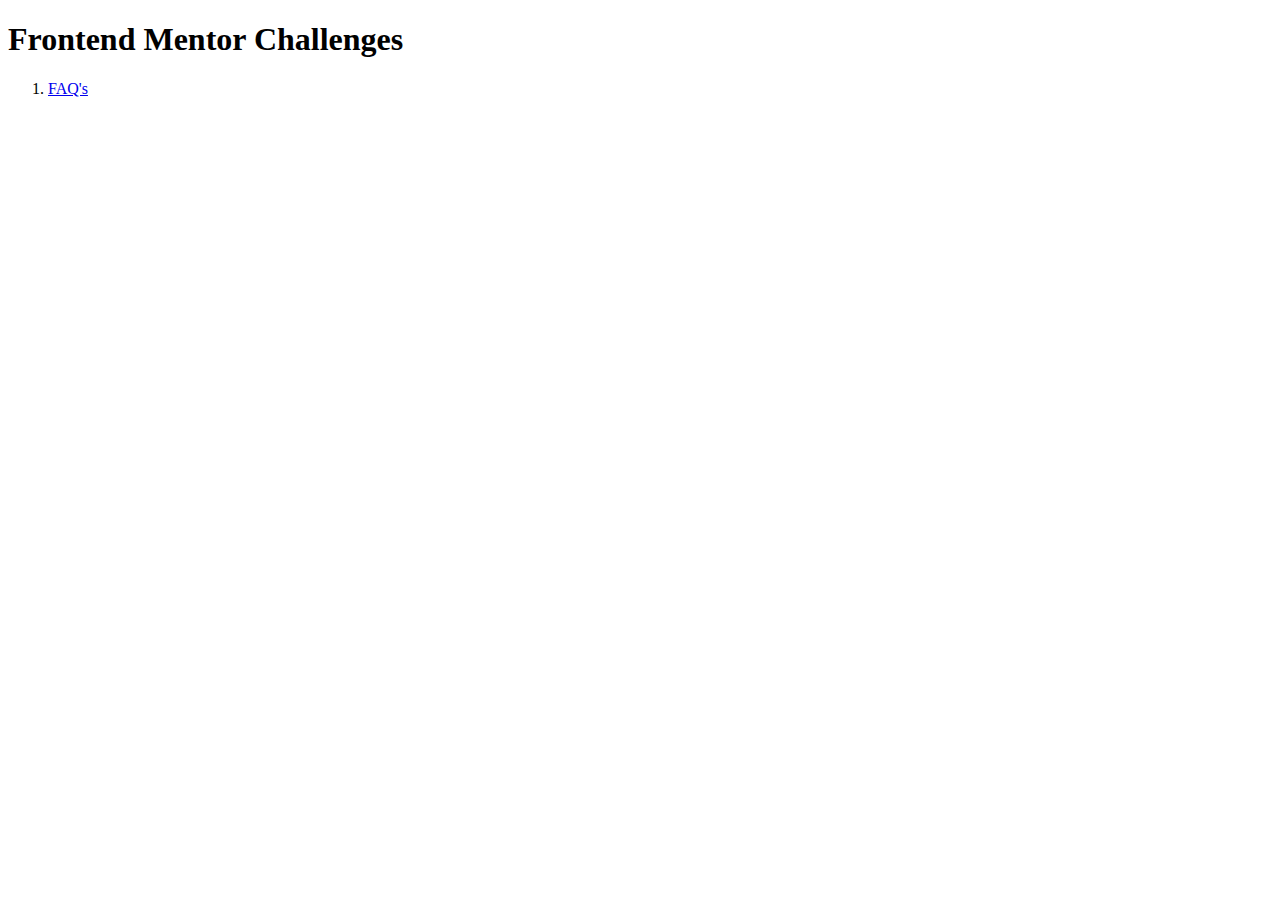
<file: index.html>
<!DOCTYPE html>
<html lang="en">
  <head>
    <meta charset="UTF-8" />
    <meta name="viewport" content="width=device-width, initial-scale=1.0" />
    <title>Frontend Mentor Challenges</title>
  </head>
  <body>
    <h1>Frontend Mentor Challenges</h1>
    <ol>
      <li>
        <a href="faqs/index.html">FAQ's</a>
      </li>
    </ol>
  </body>
</html>
</file>
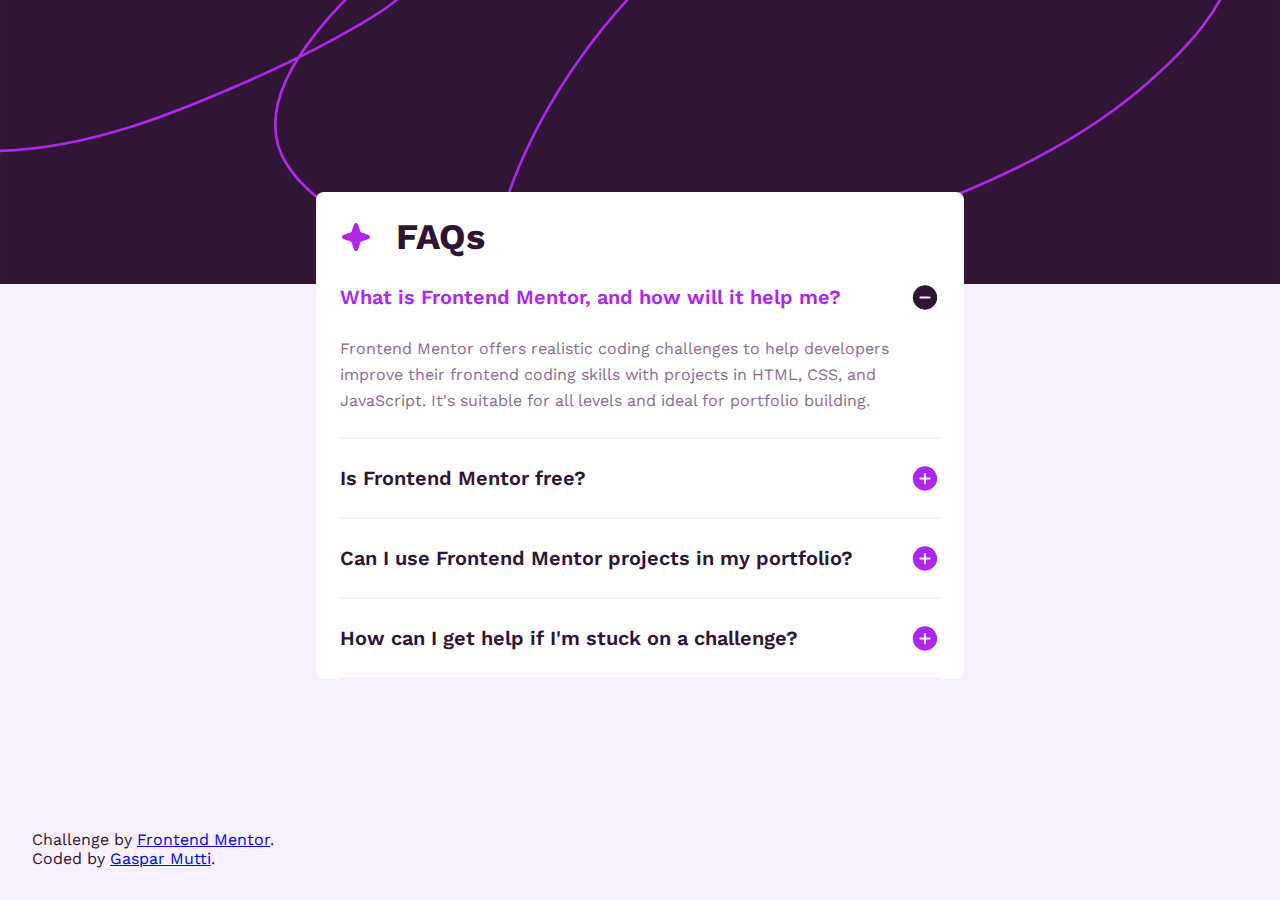
<file: accordion/index.html>
<!DOCTYPE html>
<html lang="en">
  <head>
    <meta charset="UTF-8" />
    <meta name="viewport" content="width=device-width, initial-scale=1.0" />
    <link
      rel="icon"
      type="image/png"
      sizes="32x32"
      href="./assets/images/favicon-32x32.png"
    />
    <title>Frontend Mentor | FAQ accordion</title>
    <link rel="stylesheet" href="css/index.css" />
  </head>
  <body>
    <header>
      <picture>
        <source media="(min-width: 600px)" srcset="assets/images/background-pattern-desktop.svg">
        <img
        src="assets/images/background-pattern-mobile.svg"
        alt="Background image"/>
      </picture>
    </header>
    <div class="container">
      <section class="faqs__container">
        <header>
          <img src="assets/images/icon-star.svg" alt="Star icon" />
          <h2 class="faqTitle">FAQs</h2>
        </header>
        <dl class="faqs">
          <div class="faq">
            <dt class="faq__question">
              <label>
                What is Frontend Mentor, and how will it help me?
                <input type="checkbox" checked hidden />
              </label>
              <picture>
                <img class="openButton" src="assets/images/icon-plus.svg" alt="Button to open">
                <img class="closeButton" src="assets/images/icon-minus.svg" alt="Button to close">
              </picture>
            </dt>
            <dd class="faq__answer">
              <p>
                Frontend Mentor offers realistic coding challenges to help
                developers improve their frontend coding skills with projects in
                HTML, CSS, and JavaScript. It's suitable for all levels and
                ideal for portfolio building.
              </p>
            </dd>
          </div>
          <div class="faq">
            <dt class="faq__question">
              <label>
                Is Frontend Mentor free?
                <input type="checkbox" hidden />
              </label>
              <picture>
                <img class="openButton" src="assets/images/icon-plus.svg" alt="Button to open">
                <img class="closeButton" src="assets/images/icon-minus.svg" alt="Button to close">
              </picture>
            </dt>
            <dd class="faq__answer">
              <p>
                Yes, Frontend Mentor offers both free and premium coding
              challenges, with the free option providing access to a range of
              projects suitable for all skill levels.
              </p>
            </dd>
          </div>
          <div class="faq">
            <dt class="faq__question">
              <label>
                Can I use Frontend Mentor projects in my portfolio?
                <input type="checkbox" hidden />
              </label>
              <picture>
                <img class="openButton" src="assets/images/icon-plus.svg" alt="Button to open">
                <img class="closeButton" src="assets/images/icon-minus.svg" alt="Button to close">
              </picture>
            </dt>
            <dd class="faq__answer">
              <p>
                Yes, you can use projects completed on Frontend Mentor in your
              portfolio. It's an excellent way to showcase your skills to
              potential employers!
              </p>
            </dd>
          </div>
          <div class="faq">
            <dt class="faq__question">
              <label>
                How can I get help if I'm stuck on a challenge?
                <input type="checkbox" hidden />
              </label>
              <picture>
                <img class="openButton" src="assets/images/icon-plus.svg" alt="Button to open">
                <img class="closeButton" src="assets/images/icon-minus.svg" alt="Button to close">
              </picture>
            </dt>
            <dd class="faq__answer">
              <p>
                The best place to get help is inside Frontend Mentor's Discord
              community. There's a help channel where you can ask questions and
              seek support from other community members.
              </p>
            </dd>
          </div>
      </section>
    </div>
    <footer>
      <div class="attribution">
        Challenge by
        <a href="https://www.frontendmentor.io?ref=challenge" target="_blank"
          >Frontend Mentor</a
        >.
        <br />
        Coded by
        <a href="https://linkedin.com/in/gasparmutti">Gaspar Mutti</a>.
      </div>
    </footer>
  </body>
</html>
</file>
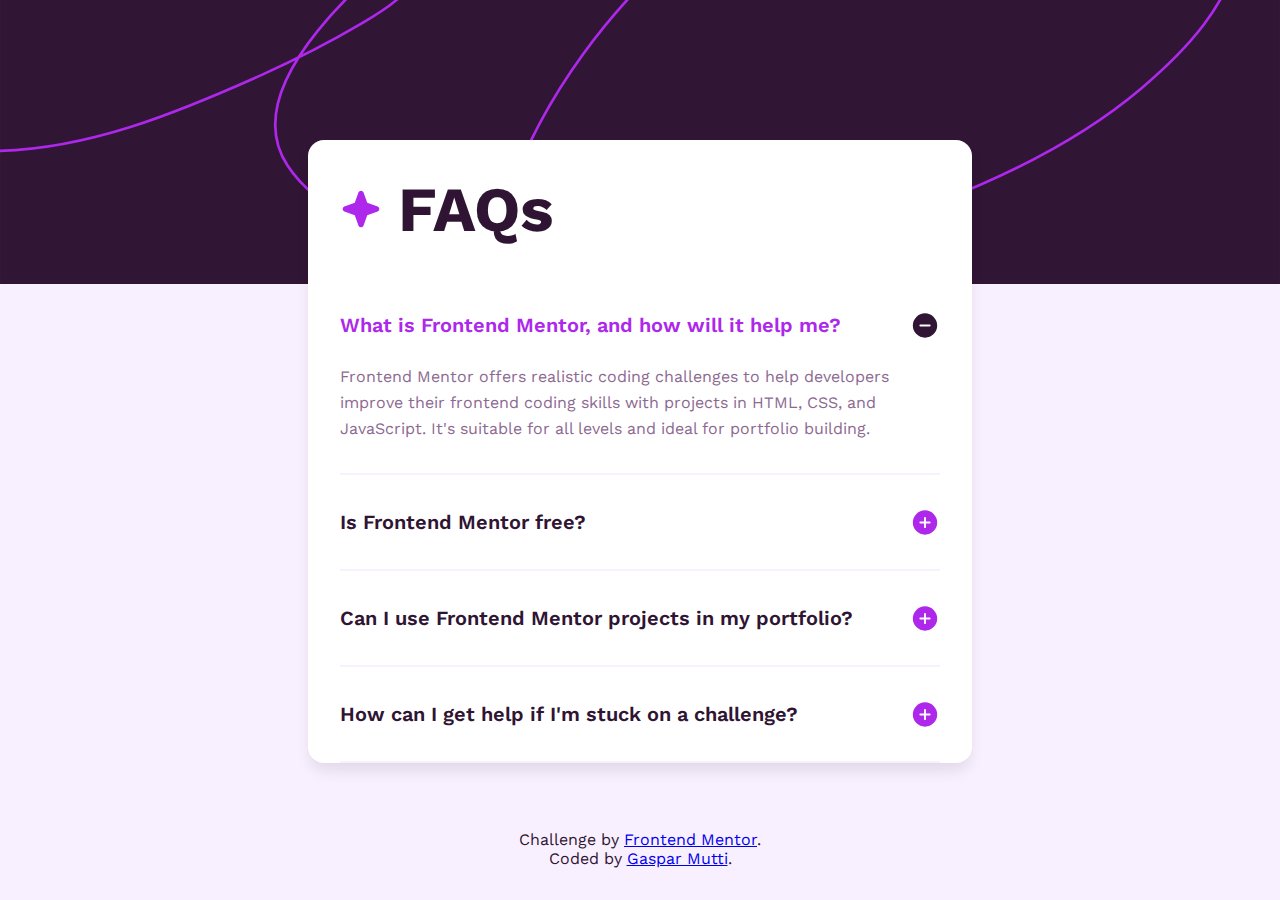
<file: faqs/index.html>
<!DOCTYPE html>
<html lang="en">
  <head>
    <meta charset="UTF-8" />
    <meta name="viewport" content="width=device-width, initial-scale=1.0" />
    <link
      rel="icon"
      type="image/png"
      sizes="32x32"
      href="./assets/images/favicon-32x32.png"
    />
    <title>Frontend Mentor | FAQ accordion</title>
    <link rel="stylesheet" href="css/index.css" />
  </head>
  <body>
    <header>
      <picture>
        <source media="(min-width: 600px)" srcset="assets/images/background-pattern-desktop.svg">
        <img
        src="assets/images/background-pattern-mobile.svg"
        alt="Background image"/>
      </picture>
    </header>
    <div class="container">
      <section class="faqs__container">
        <header>
          <img src="assets/images/icon-star.svg" alt="Star icon" />
          <h2 class="faqTitle">FAQs</h2>
        </header>
        <dl class="faqs">
          <div class="faq">
            <dt class="faq__question">
              <label>
                What is Frontend Mentor, and how will it help me?
                <input type="checkbox" checked hidden />
              </label>
              <picture>
                <img class="openButton" src="assets/images/icon-plus.svg" alt="Button to open"/>
                <img class="closeButton" src="assets/images/icon-minus.svg" alt="Button to close"/>
              </picture>
            </dt>
            <dd class="faq__answer">
              <p>
                Frontend Mentor offers realistic coding challenges to help
                developers improve their frontend coding skills with projects in
                HTML, CSS, and JavaScript. It's suitable for all levels and
                ideal for portfolio building.
              </p>
            </dd>
          </div>
          <div class="faq">
            <dt class="faq__question">
              <label>
                Is Frontend Mentor free?
                <input type="checkbox" hidden />
              </label>
              <picture>
                <img class="openButton" src="assets/images/icon-plus.svg" alt="Button to open"/>
                <img class="closeButton" src="assets/images/icon-minus.svg" alt="Button to close"/>
              </picture>
            </dt>
            <dd class="faq__answer">
              <p>
                Yes, Frontend Mentor offers both free and premium coding
              challenges, with the free option providing access to a range of
              projects suitable for all skill levels.
              </p>
            </dd>
          </div>
          <div class="faq">
            <dt class="faq__question">
              <label>
                Can I use Frontend Mentor projects in my portfolio?
                <input type="checkbox" hidden />
              </label>
              <picture>
                <img class="openButton" src="assets/images/icon-plus.svg" alt="Button to open"/>
                <img class="closeButton" src="assets/images/icon-minus.svg" alt="Button to close"/>
              </picture>
            </dt>
            <dd class="faq__answer">
              <p>
                Yes, you can use projects completed on Frontend Mentor in your
              portfolio. It's an excellent way to showcase your skills to
              potential employers!
              </p>
            </dd>
          </div>
          <div class="faq">
            <dt class="faq__question">
              <label>
                How can I get help if I'm stuck on a challenge?
                <input type="checkbox" hidden />
              </label>
              <picture>
                <img class="openButton" src="assets/images/icon-plus.svg" alt="Button to open"/>
                <img class="closeButton" src="assets/images/icon-minus.svg" alt="Button to close"/>
              </picture>
            </dt>
            <dd class="faq__answer">
              <p>
                The best place to get help is inside Frontend Mentor's Discord
              community. There's a help channel where you can ask questions and
              seek support from other community members.
              </p>
            </dd>
          </div>
      </section>
    </div>
    <footer>
      <div class="attribution">
        Challenge by
        <a href="https://www.frontendmentor.io?ref=challenge" target="_blank"
          >Frontend Mentor</a
        >.
        <br />
        Coded by
        <a href="https://linkedin.com/in/gasparmutti">Gaspar Mutti</a>.
      </div>
    </footer>
  </body>
</html>
</file>
<file: accordion/css/index.css>
@font-face {
  font-family: Work Sans;
  src: url(../assets/fonts/WorkSans-VariableFont_wght.ttf);
}

* {
  padding: 0;
  margin: 0;
  box-sizing: border-box;
}

:root {
  font-family: Work Sans, sans-serif;
  --white: hsl(0, 0%, 100%);
  --lightPink: hsl(275, 100%, 97%);
  --grayishPurple: hsl(292, 16%, 49%);
  --darkPurple: hsl(292, 42%, 14%);
  --accent-color: hsl(281, 83%, 54%);
  color: var(--darkPurple);
}

p {
  max-width: 60ch;
  font-size: 16px;
  line-height: 1.6;
}

body {
  width: 100%;
  min-height: 100vh;
  display: grid;
  grid-template-rows: auto 1fr auto;
  background: var(--lightPink);

  header {
    img {
      width: 100%;
    }
  }
}

.container {
  width: 100%;
  display: flex;
  justify-content: center;
}

.faqs__container {
  width: fit-content;
  height: fit-content;
  display: flex;
  flex-direction: column;
  margin: -96px 24px 24px 24px;
  padding: 0 24px;
  background: var(--white);
  border-radius: 8px;

  header {
    width: 100%;
    padding-top: 24px;
    font-size: 24px;
    font-weight: 700;
    display: flex;
    gap: 24px;

    img {
      width: 32px;
    }
  }
}

.faq {
  padding: 24px 0;
  border-bottom: 2px solid var(--lightPink);

  .faq__question {
    display: flex;
    align-items: center;
    gap: 8px;
    cursor: pointer;

    label {
      font-size: 20px;
      font-weight: 600;
      text-wrap: balance;
      cursor: pointer;
      margin-right: auto;
    }

    picture {
      padding: 15px;
      aspect-ratio: 1/1;
      position: relative;

      img {
        position: absolute;
        inset: 0;
      }

      .openButton {
        transition: scale 0.5s ease, display 0.5s ease allow-discrete;
      }

      .closeButton {
        display: none;
        scale: 0;
        transition: scale 0.5s ease, display 0.5s ease allow-discrete;
      }
    }

    &:hover {
      color: var(--accent-color);
    }
  }

  .faq__answer {
    max-height: 0;
    overflow: hidden;
    transition: max-height 0.5s ease, padding 0.5s ease;

    p {
      color: var(--grayishPurple);
    }
  }

  &:has(:checked) .faq__answer {
    max-height: 200px;
    padding-top: 24px;
  }

  &:has(:checked) .faq__question {
    color: var(--accent-color);

    .openButton {
      display: none;
      scale: 0;
      transition: scale 0.5s ease, display 0.5s ease allow-discrete;
    }

    .closeButton {
      display: block;
      scale: 1;
      transition: scale 0.5s ease;

      @starting-style {
        scale: 0;
      }
    }
  }
}

footer {
  padding: 32px;
}
</file>
<file: faqs/css/index.css>
@font-face {
  font-family: Work Sans;
  src: url(../assets/fonts/WorkSans-VariableFont_wght.ttf);
}

* {
  padding: 0;
  margin: 0;
  box-sizing: border-box;
}

:root {
  font-family: Work Sans, sans-serif;
  --white: hsl(0, 0%, 100%);
  --lightPink: hsl(275, 100%, 97%);
  --grayishPurple: hsl(292, 16%, 49%);
  --darkPurple: hsl(292, 42%, 14%);
  --accent-color: hsl(281, 83%, 54%);
  color: var(--darkPurple);
}

p {
  max-width: 60ch;
  font-size: 16px;
  line-height: 1.6;
  text-wrap: balance;
}

body {
  width: 100%;
  min-height: 100vh;
  display: grid;
  grid-template-rows: auto 1fr auto;
  background: var(--lightPink);

  header {
    img {
      width: 100%;
    }
  }
}

.container {
  width: 100%;
  display: flex;
  justify-content: center;
}

.faqs__container {
  width: fit-content;
  height: fit-content;
  display: flex;
  flex-direction: column;
  margin: -148px 32px 32px 32px;
  padding: 0 32px;
  background: var(--white);
  border-radius: 16px;
  box-shadow: 0px 10px 15px -3px rgba(0, 0, 0, 0.1);

  header {
    width: 100%;
    padding: 32px 0;
    font-size: 42px;
    font-weight: 700;
    display: flex;
    gap: 16px;

    img {
      width: 42px;
    }
  }
}

.faq {
  padding: 32px 0;
  border-bottom: 2px solid var(--lightPink);

  .faq__question {
    display: flex;
    align-items: center;
    gap: 8px;
    cursor: pointer;

    label {
      font-size: 20px;
      font-weight: 600;
      text-wrap: balance;
      cursor: pointer;
      margin-right: auto;
    }

    picture {
      padding: 15px;
      aspect-ratio: 1/1;
      position: relative;

      img {
        position: absolute;
        inset: 0;
      }

      .openButton {
        transition: scale 0.5s ease, display 0.5s ease allow-discrete;
      }

      .closeButton {
        display: none;
        scale: 0;
        transition: scale 0.5s ease, display 0.5s ease allow-discrete;
      }
    }

    &:hover {
      color: var(--accent-color);
    }
  }

  .faq__answer {
    max-height: 0;
    overflow: hidden;
    transition: max-height 0.5s ease, padding 0.5s ease;

    p {
      color: var(--grayishPurple);
    }
  }

  &:has(:checked) .faq__answer {
    max-height: 200px;
    padding-top: 24px;
  }

  &:has(:checked) .faq__question {
    color: var(--accent-color);

    .openButton {
      display: none;
      scale: 0;
      transition: scale 0.5s ease, display 0.5s ease allow-discrete;
    }

    .closeButton {
      display: block;
      scale: 1;
      transition: scale 0.5s ease;

      @starting-style {
        scale: 0;
      }
    }
  }
}

footer {
  padding: 32px;
  margin: 0 auto;
  text-align: center;
}
</file>
